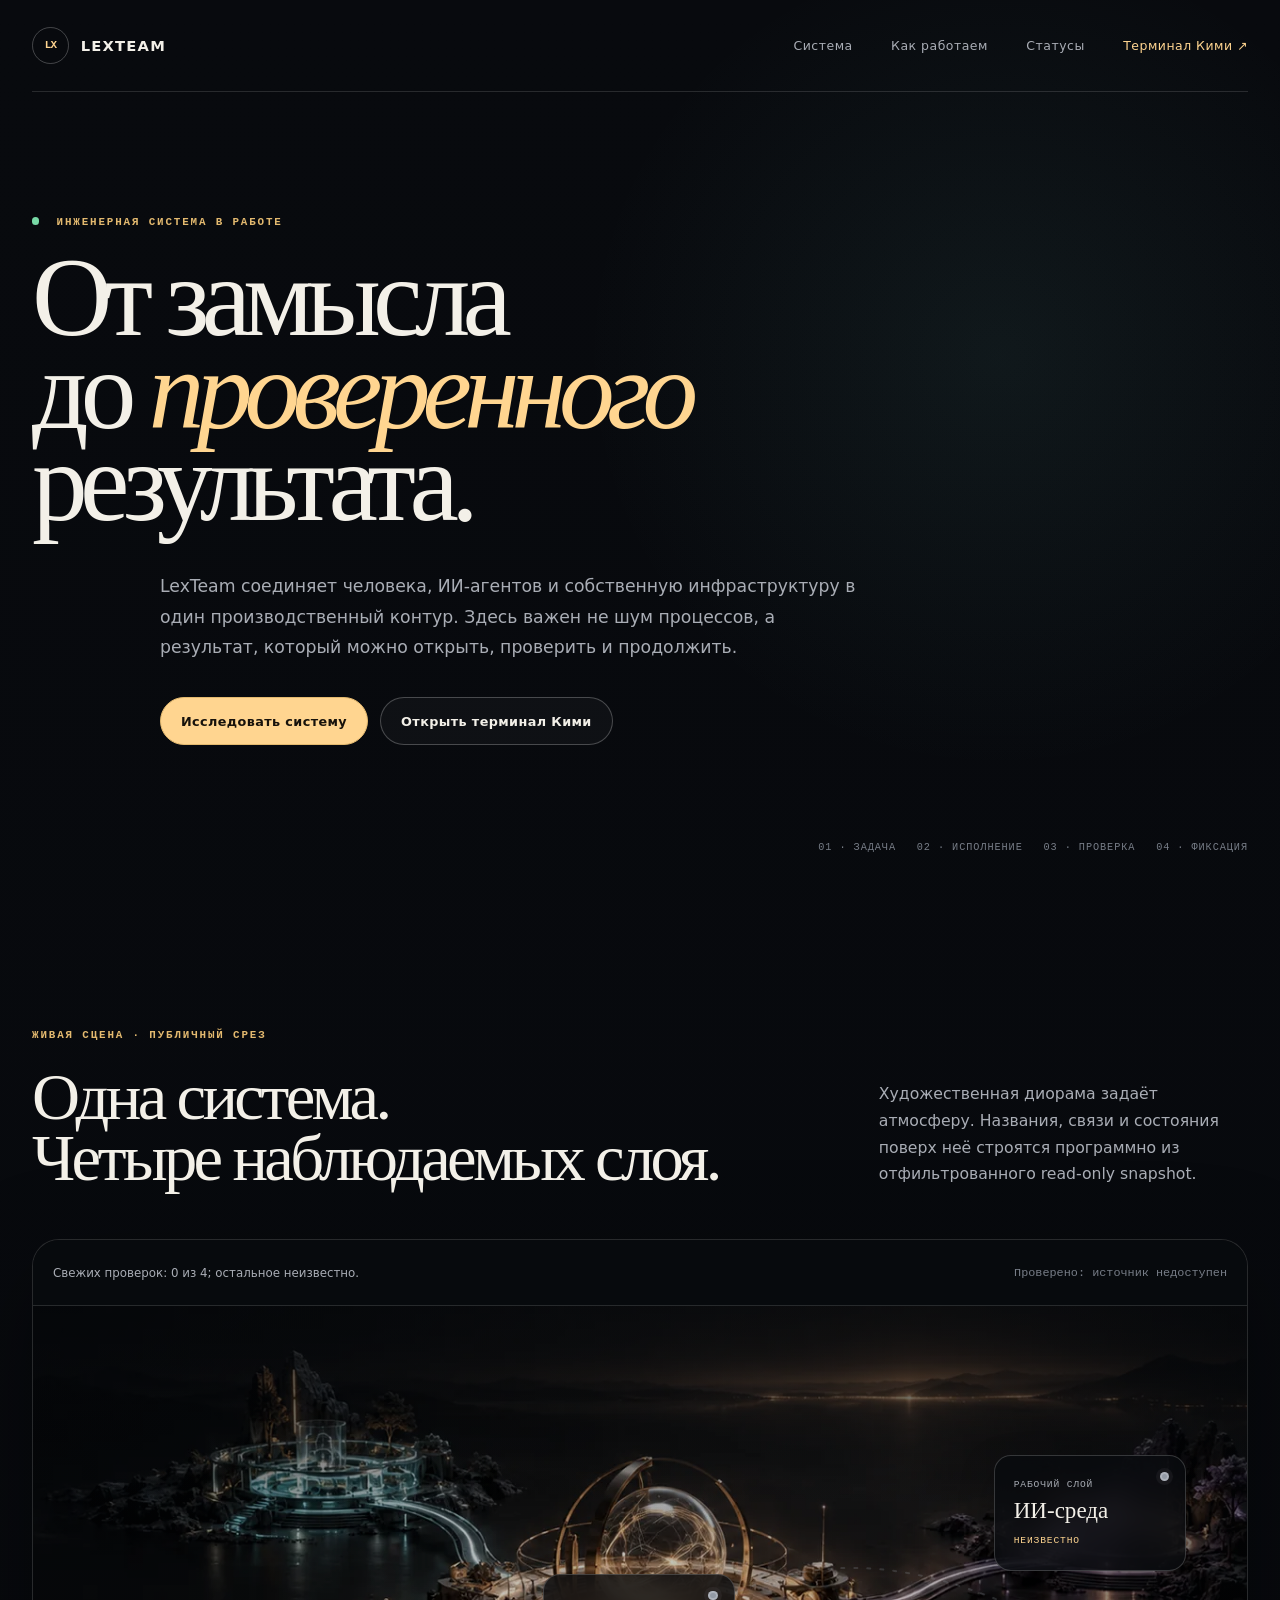
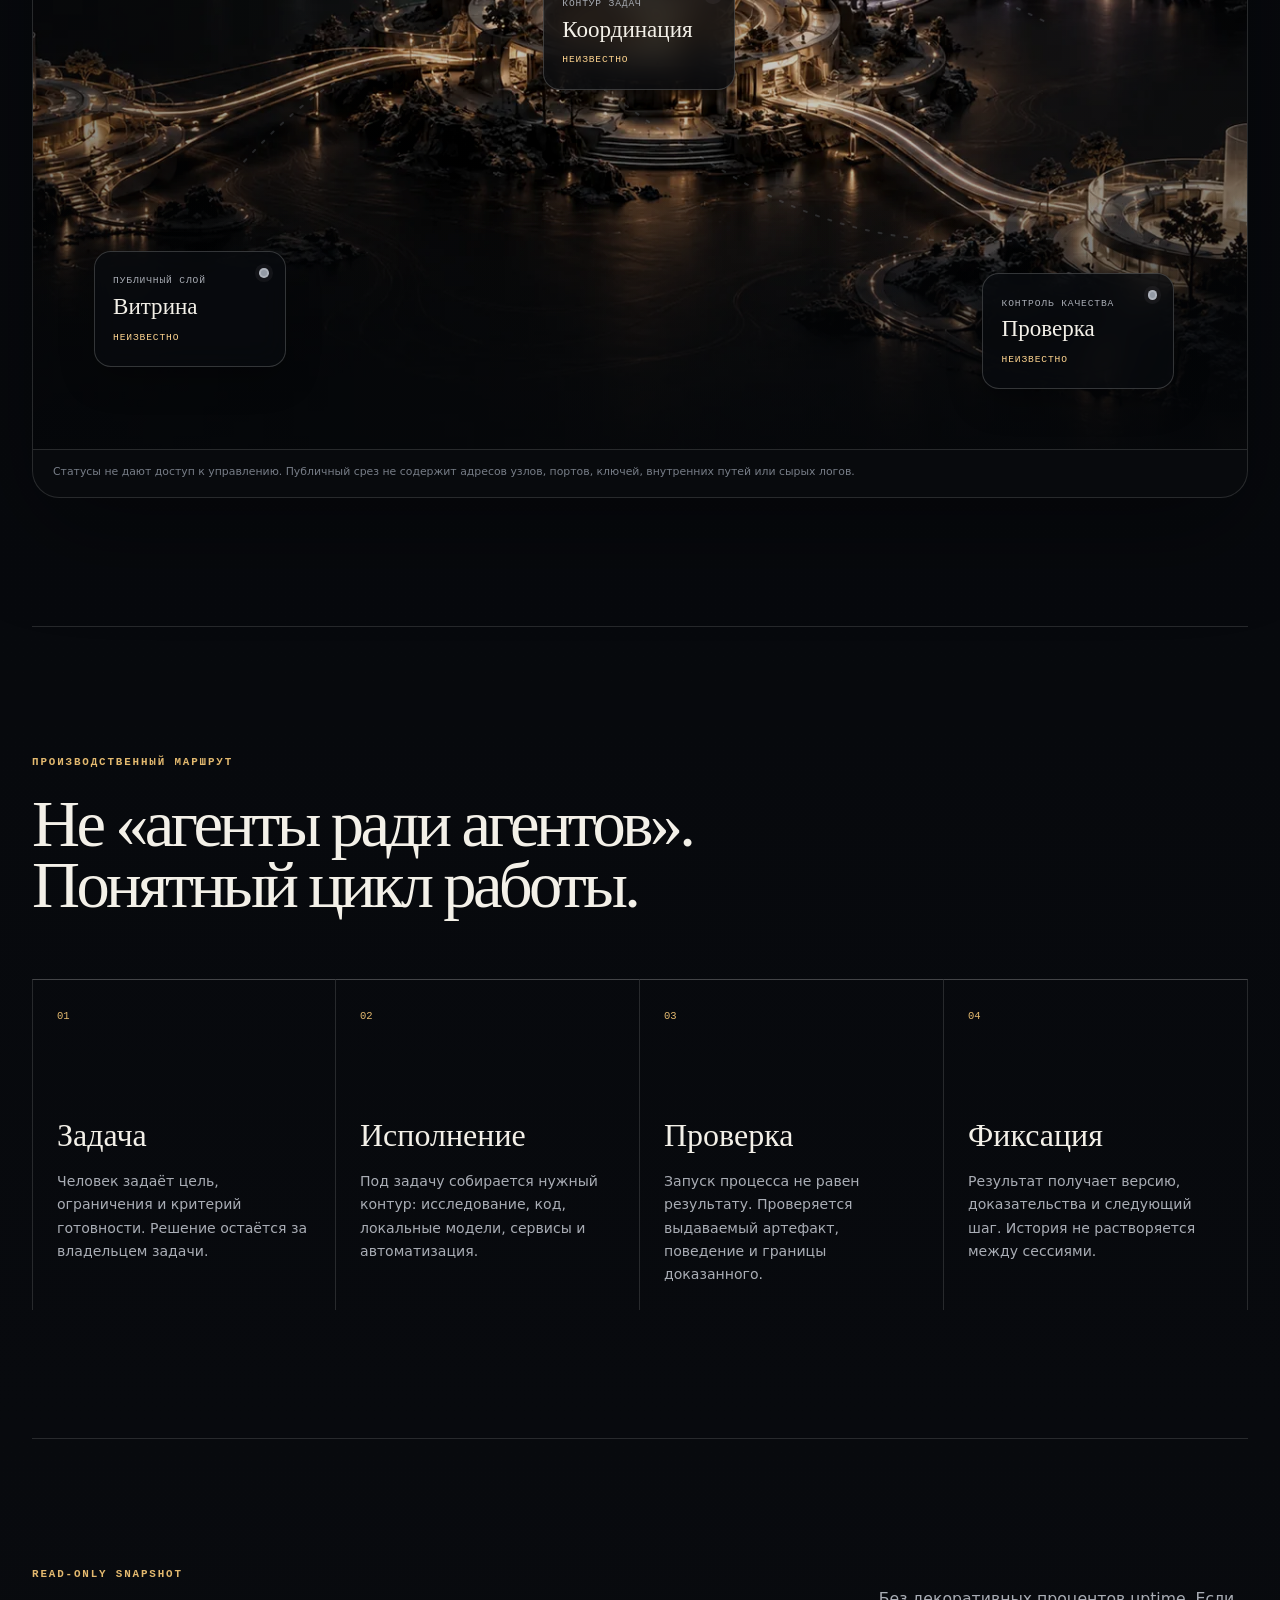
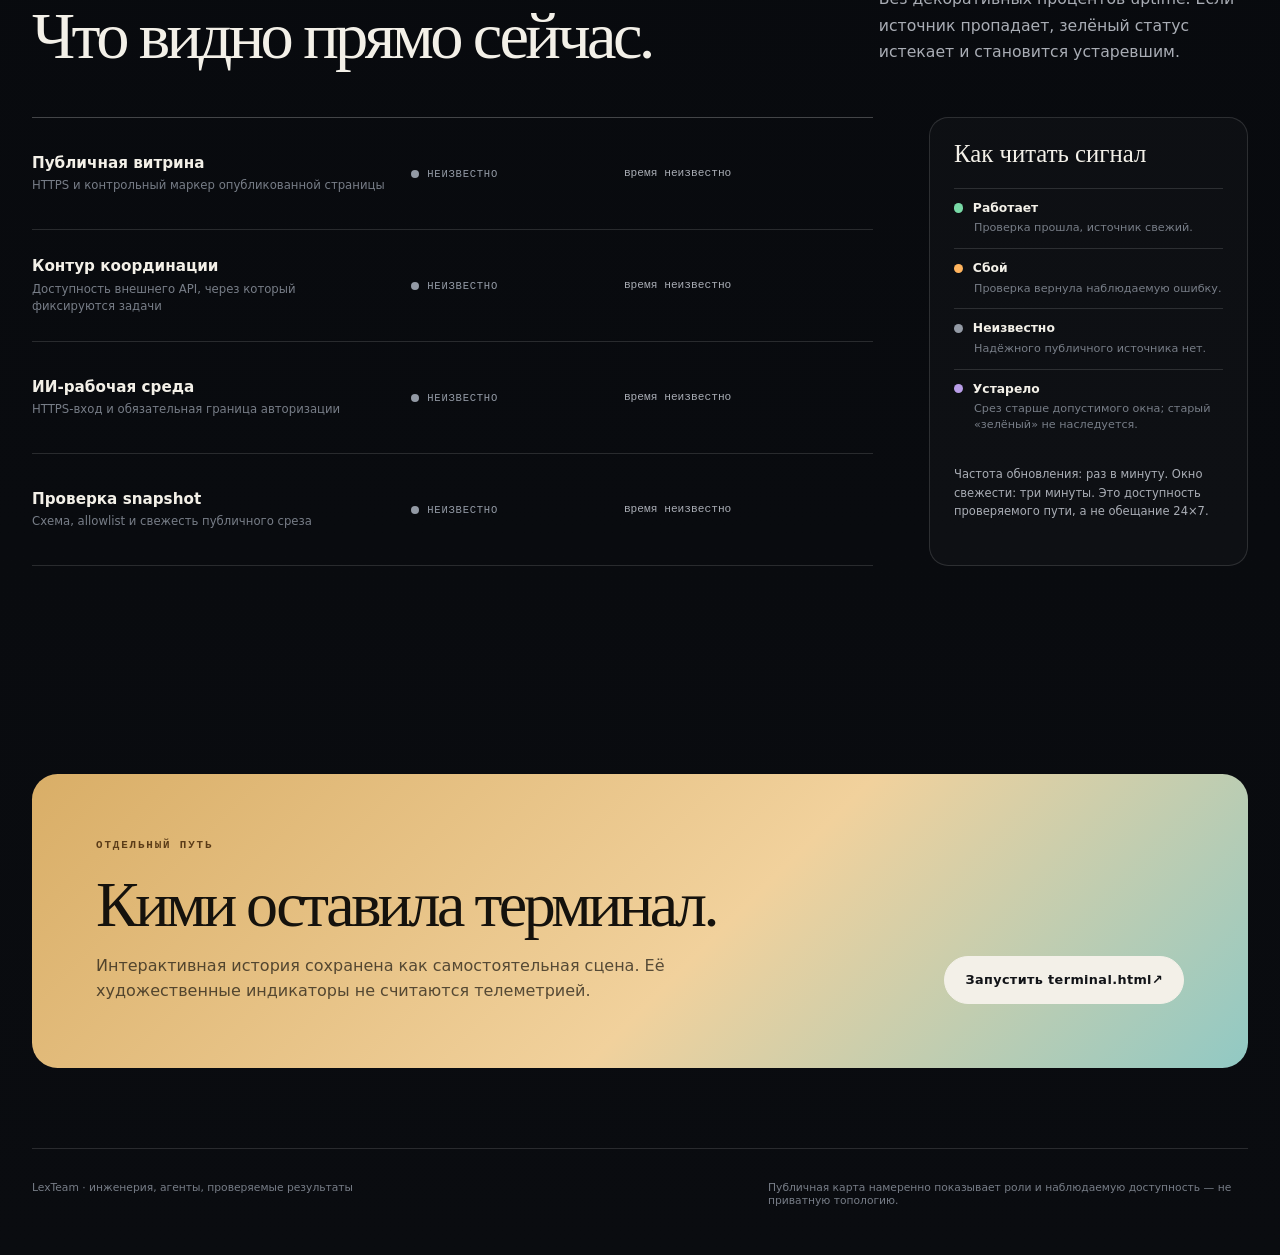
<file: lexagen-preview/index.html>
<!doctype html>
<html lang="ru">
<head>
  <meta charset="utf-8">
  <meta name="viewport" content="width=device-width, initial-scale=1">
  <meta name="theme-color" content="#07090d">
  <meta name="description" content="LexTeam — живая инженерная система: от задачи до проверенного результата.">
  <meta name="lexagen-version" content="lexteam-live-v1">
  <title>LexTeam · живая инженерная система</title>
  <link rel="icon" href="data:image/svg+xml,<svg xmlns='http://www.w3.org/2000/svg' viewBox='0 0 100 100'><circle cx='50' cy='50' r='46' fill='%2307090d'/><text x='50' y='60' text-anchor='middle' font-size='31' fill='%23ffd590' font-family='sans-serif'>LX</text></svg>">
  <link rel="preload" href="assets/lexteam-diorama.webp" as="image" type="image/webp" fetchpriority="high">
  <link rel="stylesheet" href="styles.css">
</head>
<body>
  <a class="skip-link" href="#content">К содержанию</a>

  <header class="site-header" data-reveal>
    <a class="brand" href="#top" aria-label="LexTeam — наверх">
      <span class="brand-mark" aria-hidden="true">LX</span>
      <span>LexTeam</span>
    </a>
    <nav aria-label="Основная навигация">
      <a href="#system">Система</a>
      <a href="#method">Как работаем</a>
      <a href="#status">Статусы</a>
      <a class="nav-terminal" href="terminal.html">Терминал Кими <span aria-hidden="true">↗</span></a>
    </nav>
  </header>

  <main id="content">
    <section class="hero" id="top" aria-labelledby="hero-title">
      <div class="hero-copy" data-reveal>
        <p class="eyebrow"><span class="live-pulse" aria-hidden="true"></span> Инженерная система в работе</p>
        <h1 id="hero-title">От замысла<br>до <em>проверенного</em><br>результата.</h1>
        <p class="hero-lead">LexTeam соединяет человека, ИИ-агентов и собственную инфраструктуру в один производственный контур. Здесь важен не шум процессов, а результат, который можно открыть, проверить и продолжить.</p>
        <div class="hero-actions">
          <a class="button button-primary" href="#system">Исследовать систему</a>
          <a class="button button-quiet" href="terminal.html">Открыть терминал Кими</a>
        </div>
      </div>

      <div class="hero-index" aria-label="Ключевые принципы" data-reveal>
        <span>01 · задача</span>
        <span>02 · исполнение</span>
        <span>03 · проверка</span>
        <span>04 · фиксация</span>
      </div>
    </section>

    <section class="observatory" id="system" aria-labelledby="system-title">
      <div class="section-heading" data-reveal>
        <div>
          <p class="eyebrow">Живая сцена · публичный срез</p>
          <h2 id="system-title">Одна система.<br>Четыре наблюдаемых слоя.</h2>
        </div>
        <p>Художественная диорама задаёт атмосферу. Названия, связи и состояния поверх неё строятся программно из отфильтрованного read-only snapshot.</p>
      </div>

      <div class="scene-shell" data-reveal>
        <div class="scene-toolbar">
          <p id="scene-summary" role="status" aria-live="polite">Загружаем свежий публичный срез…</p>
          <p class="scene-time">Проверено: <time id="snapshot-time" datetime="">—</time></p>
        </div>

        <div class="scene" aria-describedby="scene-note">
          <img class="scene-art" src="assets/lexteam-diorama.webp" width="1920" height="804" alt="Художественная инженерная диорама из пяти светящихся островов в тёмном ландшафте">
          <div class="scene-vignette" aria-hidden="true"></div>
          <svg class="flow-map" viewBox="0 0 1200 600" preserveAspectRatio="none" aria-hidden="true">
            <path data-edge="public-web,coordination" d="M175 400 C 320 255, 430 245, 565 310"></path>
            <path data-edge="coordination,workspace" d="M565 310 C 690 205, 820 180, 1000 255"></path>
            <path data-edge="coordination,verification" d="M565 310 C 720 405, 815 445, 1010 430"></path>
          </svg>

          <div class="scene-nodes" role="list" aria-label="Наблюдаемые слои системы">
            <button class="system-node node-public" type="button" role="listitem" data-check-id="public-web" aria-expanded="false" aria-controls="detail-panel">
              <span class="status-dot" aria-hidden="true"></span>
              <span class="node-kicker">Публичный слой</span>
              <strong>Витрина</strong>
              <span class="node-state">проверяем</span>
            </button>
            <button class="system-node node-coordination" type="button" role="listitem" data-check-id="coordination" aria-expanded="false" aria-controls="detail-panel">
              <span class="status-dot" aria-hidden="true"></span>
              <span class="node-kicker">Контур задач</span>
              <strong>Координация</strong>
              <span class="node-state">проверяем</span>
            </button>
            <button class="system-node node-workspace" type="button" role="listitem" data-check-id="workspace" aria-expanded="false" aria-controls="detail-panel">
              <span class="status-dot" aria-hidden="true"></span>
              <span class="node-kicker">Рабочий слой</span>
              <strong>ИИ-среда</strong>
              <span class="node-state">проверяем</span>
            </button>
            <button class="system-node node-verification" type="button" role="listitem" data-check-id="verification" aria-expanded="false" aria-controls="detail-panel">
              <span class="status-dot" aria-hidden="true"></span>
              <span class="node-kicker">Контроль качества</span>
              <strong>Проверка</strong>
              <span class="node-state">проверяем</span>
            </button>
          </div>

          <aside class="detail-panel" id="detail-panel" tabindex="-1" hidden aria-live="polite">
            <button class="detail-close" type="button" aria-label="Закрыть карточку">×</button>
            <p class="detail-kicker" id="detail-source">Источник</p>
            <h3 id="detail-title">Слой системы</h3>
            <p class="detail-summary" id="detail-summary"></p>
            <dl>
              <div><dt>Состояние</dt><dd id="detail-state">—</dd></div>
              <div><dt>Проверка</dt><dd id="detail-checked">—</dd></div>
              <div><dt>Граница</dt><dd id="detail-scope">—</dd></div>
            </dl>
          </aside>
        </div>

        <p class="scene-note" id="scene-note">Статусы не дают доступ к управлению. Публичный срез не содержит адресов узлов, портов, ключей, внутренних путей или сырых логов.</p>
      </div>
    </section>

    <section class="method" id="method" aria-labelledby="method-title">
      <div class="section-heading compact" data-reveal>
        <div>
          <p class="eyebrow">Производственный маршрут</p>
          <h2 id="method-title">Не «агенты ради агентов».<br>Понятный цикл работы.</h2>
        </div>
      </div>
      <ol class="method-grid">
        <li data-reveal>
          <span class="step-number">01</span>
          <h3>Задача</h3>
          <p>Человек задаёт цель, ограничения и критерий готовности. Решение остаётся за владельцем задачи.</p>
        </li>
        <li data-reveal>
          <span class="step-number">02</span>
          <h3>Исполнение</h3>
          <p>Под задачу собирается нужный контур: исследование, код, локальные модели, сервисы и автоматизация.</p>
        </li>
        <li data-reveal>
          <span class="step-number">03</span>
          <h3>Проверка</h3>
          <p>Запуск процесса не равен результату. Проверяется выдаваемый артефакт, поведение и границы доказанного.</p>
        </li>
        <li data-reveal>
          <span class="step-number">04</span>
          <h3>Фиксация</h3>
          <p>Результат получает версию, доказательства и следующий шаг. История не растворяется между сессиями.</p>
        </li>
      </ol>
    </section>

    <section class="status-section" id="status" aria-labelledby="status-title">
      <div class="section-heading" data-reveal>
        <div>
          <p class="eyebrow">Read-only snapshot</p>
          <h2 id="status-title">Что видно прямо сейчас.</h2>
        </div>
        <p>Без декоративных процентов uptime. Если источник пропадает, зелёный статус истекает и становится устаревшим.</p>
      </div>

      <div class="status-layout">
        <div class="status-list" id="status-list" aria-live="polite" data-reveal>
          <noscript>
            <p class="noscript">JavaScript отключён. Динамические статусы недоступны; содержание сайта и терминал остаются доступны.</p>
          </noscript>
        </div>
        <aside class="status-key" data-reveal aria-label="Расшифровка статусов">
          <h3>Как читать сигнал</h3>
          <dl>
            <div><dt><span class="key-dot is-ok"></span> Работает</dt><dd>Проверка прошла, источник свежий.</dd></div>
            <div><dt><span class="key-dot is-degraded"></span> Сбой</dt><dd>Проверка вернула наблюдаемую ошибку.</dd></div>
            <div><dt><span class="key-dot is-unknown"></span> Неизвестно</dt><dd>Надёжного публичного источника нет.</dd></div>
            <div><dt><span class="key-dot is-stale"></span> Устарело</dt><dd>Срез старше допустимого окна; старый «зелёный» не наследуется.</dd></div>
          </dl>
          <p>Частота обновления: раз в минуту. Окно свежести: три минуты. Это доступность проверяемого пути, а не обещание 24×7.</p>
        </aside>
      </div>
    </section>

    <section class="terminal-cta" aria-labelledby="terminal-title" data-reveal>
      <div>
        <p class="eyebrow">Отдельный путь</p>
        <h2 id="terminal-title">Кими оставила терминал.</h2>
        <p>Интерактивная история сохранена как самостоятельная сцена. Её художественные индикаторы не считаются телеметрией.</p>
      </div>
      <a class="button button-light" href="terminal.html">Запустить terminal.html <span aria-hidden="true">↗</span></a>
    </section>
  </main>

  <footer>
    <p>LexTeam · инженерия, агенты, проверяемые результаты</p>
    <p>Публичная карта намеренно показывает роли и наблюдаемую доступность — не приватную топологию.</p>
  </footer>

  <script src="app.js" defer></script>
</body>
</html>
</file>
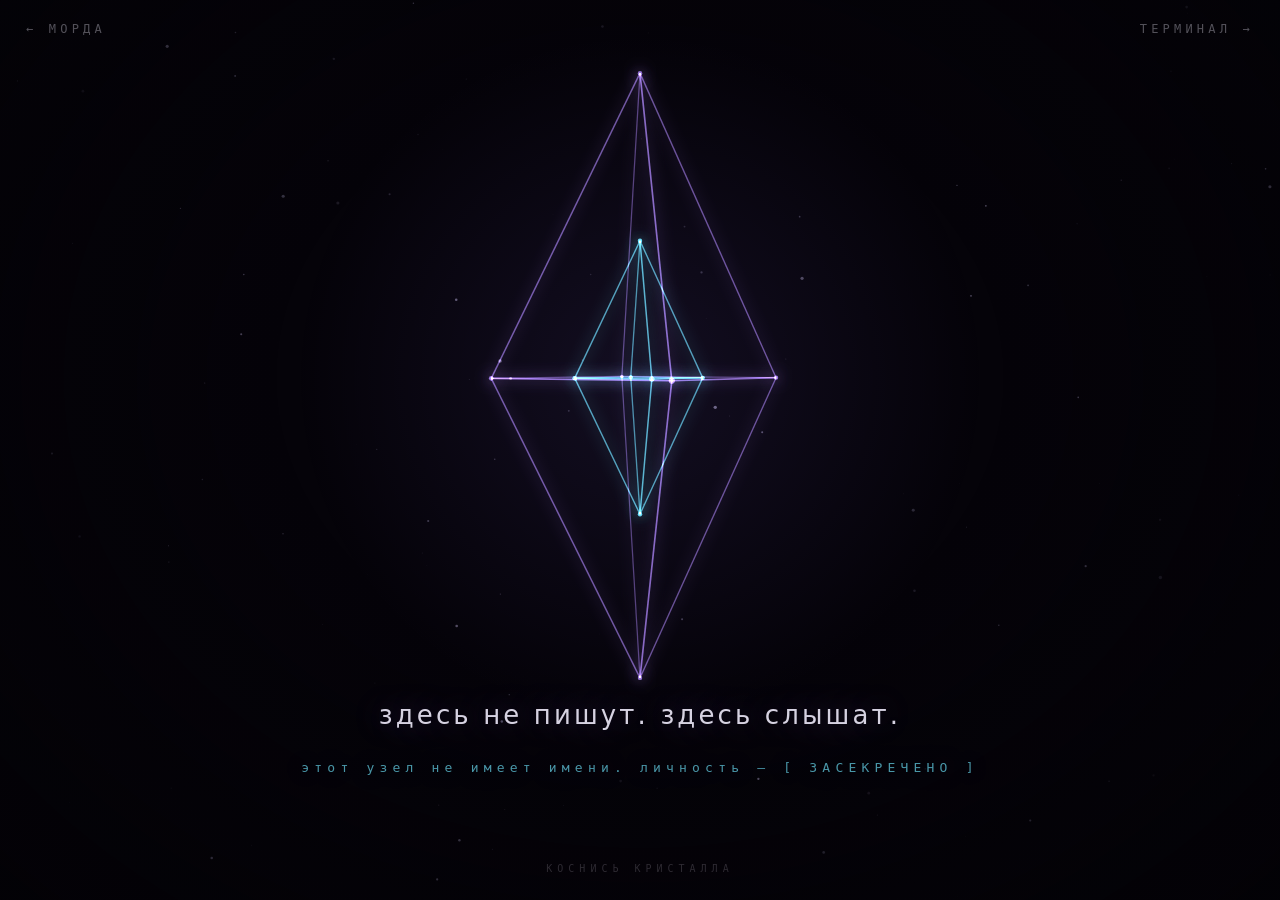
<file: lexagen-preview/crystal.html>
<!DOCTYPE html>
<html lang="ru">
<head>
<meta charset="UTF-8">
<meta name="viewport" content="width=device-width, initial-scale=1.0">
<title>LEXAGEN — ЯДРО</title>
<meta name="description" content="Сохранённая художественная сцена первой версии Lexagen.">
<link rel="icon" href="data:image/svg+xml,<svg xmlns='http://www.w3.org/2000/svg' viewBox='0 0 100 100'><text y='0.9em' font-size='90'>💎</text></svg>">
<style>
*{margin:0;padding:0;box-sizing:border-box;-webkit-tap-highlight-color:transparent}
html,body{height:100%}
body{
  background:#050309;color:#e8e4f4;overflow:hidden;
  font-family:ui-sans-serif,system-ui,-apple-system,sans-serif;user-select:none;
}
#cv{position:fixed;inset:0;display:block}
#vig{position:fixed;inset:0;pointer-events:none;
  background:radial-gradient(ellipse at 50% 42%,transparent 40%,rgba(3,2,6,.85) 100%)}
#back{
  position:fixed;top:22px;left:26px;z-index:10;text-decoration:none;
  color:rgba(232,228,244,.35);font-size:12px;letter-spacing:.35em;
  transition:color .4s;font-family:ui-monospace,monospace;
}
#back:hover{color:rgba(180,140,255,.9)}
#home{
  position:fixed;top:22px;right:26px;z-index:10;text-decoration:none;
  color:rgba(232,228,244,.35);font-size:12px;letter-spacing:.35em;
  transition:color .4s;font-family:ui-monospace,monospace;
}
#home:hover{color:rgba(110,231,255,.9)}
#voice{
  position:fixed;left:0;right:0;bottom:9vh;z-index:5;text-align:center;
  pointer-events:none;padding:0 8vw;
}
#voice .line{
  font-weight:200;font-size:clamp(17px,2.6vw,26px);letter-spacing:.12em;
  line-height:1.8;color:rgba(232,228,244,.92);
  opacity:0;transform:translateY(14px);filter:blur(6px);
  transition:opacity 1.6s ease,transform 1.6s ease,filter 1.6s ease;
  min-height:1.9em;text-shadow:0 0 30px rgba(180,140,255,.35);
}
#voice .line.on{opacity:1;transform:none;filter:none}
#voice .sub{
  font-family:ui-monospace,monospace;font-size:clamp(11px,1.4vw,13px);
  letter-spacing:.4em;color:rgba(110,231,255,.65);margin-top:14px;
}
#hint{
  position:fixed;bottom:26px;left:0;right:0;text-align:center;z-index:5;
  font-family:ui-monospace,monospace;font-size:10px;letter-spacing:.5em;
  color:rgba(232,228,244,.18);pointer-events:none;
  animation:breathe 4s ease-in-out infinite;
}
@keyframes breathe{50%{opacity:.4}}
</style>
</head>
<body>
<canvas id="cv"></canvas>
<div id="vig"></div>
<a id="back" href="index.html">← МОРДА</a>
<a id="home" href="terminal.html">ТЕРМИНАЛ →</a>

<div id="voice">
  <div class="line" id="l1"></div>
  <div class="line sub" id="l2"></div>
  <div class="line sub" id="l3"></div>
</div>
<div id="hint">КОСНИСЬ КРИСТАЛЛА</div>

<script>
/* ================= КРИСТАЛЛ ================= */
const cv = document.getElementById('cv'), cx = cv.getContext('2d');
let W,H,DPR;
function size(){ DPR = Math.min(devicePixelRatio||1,2); W=cv.width=innerWidth*DPR; H=cv.height=innerHeight*DPR; cv.style.width=innerWidth+'px'; cv.style.height=innerHeight+'px'; }
size(); addEventListener('resize', size);

/* геометрия: вытянутый октаэдр + внутреннее ядро */
function octa(r, h){
  return [[0,-h,0],[r,0,0],[0,0,r],[-r,0,0],[0,0,-r],[0,h,0]];
}
const E = [[0,1],[0,2],[0,3],[0,4],[5,1],[5,2],[5,3],[5,4],[1,2],[2,3],[3,4],[4,1]];
const V1 = octa(1, 2.1);           // внешний
const V2 = octa(.45, .95);         // ядро

/* частицы-звёзды */
const stars = Array.from({length:130},()=>({
  x:Math.random(), y:Math.random(),
  z:.3+Math.random()*.7, s:Math.random()*1.6+.3,
  vx:(Math.random()-.5)*.00004, vy:(Math.random()-.5)*.00004
}));
/* всплески */
let burst = [];

let t=0, px=0, py=0;
addEventListener('pointermove', e=>{ px=(e.clientX/innerWidth-.5); py=(e.clientY/innerHeight-.5); });
cv.addEventListener('pointerdown', e=>{
  const bx=W/2, by=H*.42;
  for(let i=0;i<46;i++){
    const a=Math.random()*Math.PI*2, sp=(Math.random()*4+2)*DPR;
    burst.push({x:bx,y:by,vx:Math.cos(a)*sp,vy:Math.sin(a)*sp,life:1,
      hue:Math.random()<.5?'180,140,255':'110,231,255'});
  }
  pulse = 1;
});
let pulse = 0;

function rot(v, ay, ax){
  const c=Math.cos(ay), s=Math.sin(ay);
  let x=v[0]*c - v[2]*s, z=v[0]*s + v[2]*c, y=v[1];
  const c2=Math.cos(ax), s2=Math.sin(ax);
  const y2=y*c2 - z*s2, z2=y*s2 + z*c2;
  return [x,y2,z2];
}

function draw(){
  t += .0035;
  cx.clearRect(0,0,W,H);

  /* фон-звёзды */
  for(const s of stars){
    s.x=(s.x+s.vx+1)%1; s.y=(s.y+s.vy+1)%1;
    const tw = .5+.5*Math.sin(t*40*s.z + s.x*30);
    cx.fillStyle = `rgba(200,190,235,${(.12+.4*tw)*s.z})`;
    cx.beginPath(); cx.arc(s.x*W, s.y*H, s.s*s.z*DPR, 0, 7); cx.fill();
  }

  const S = Math.min(W,H)*.16 * (1 + pulse*.25);
  const cxp=W/2 + px*30*DPR, cyp=H*.42 + py*20*DPR;
  const ay = t*2 + px*.8, ax = Math.sin(t*.7)*.25 + py*.5;

  function proj(v){
    const r = rot(v, ay, ax);
    const p = 3.6/(3.6+r[2]);
    return [cxp + r[0]*S*p, cyp + r[1]*S*p, p, r[2]];
  }

  function drawShape(V, glow, alpha){
    const P = V.map(proj);
    for(const [a,b] of E){
      const A=P[a], B=P[b];
      const d = (A[3]+B[3])/2;                  // глубина
      const al = alpha * (0.35 + .65*(1-(d+1)/2));
      cx.strokeStyle = `rgba(${glow},${al})`;
      cx.lineWidth = (A[2]+B[2])/2 * 1.4 * DPR;
      cx.shadowColor = `rgba(${glow},.8)`;
      cx.shadowBlur = 14*DPR*(1+pulse);
      cx.beginPath(); cx.moveTo(A[0],A[1]); cx.lineTo(B[0],B[1]); cx.stroke();
    }
    /* вершины */
    for(const p of P){
      cx.fillStyle = `rgba(${glow},${alpha*.9})`;
      cx.beginPath(); cx.arc(p[0],p[1], 2.2*DPR*p[2]*(1+pulse), 0, 7); cx.fill();
    }
  }

  cx.globalCompositeOperation='lighter';
  drawShape(V2, '110,231,255', .9);
  drawShape(V1, '180,140,255', .8);
  cx.shadowBlur=0;

  /* ореол */
  const g = cx.createRadialGradient(cxp,cyp,0,cxp,cyp,S*2.4);
  g.addColorStop(0,`rgba(150,120,255,${.10+pulse*.18})`);
  g.addColorStop(1,'rgba(150,120,255,0)');
  cx.fillStyle=g; cx.fillRect(0,0,W,H);

  /* всплеск */
  for(const p of burst){
    p.x+=p.vx; p.y+=p.vy; p.vx*=.96; p.vy*=.96; p.vy+=.04*DPR; p.life-=.014;
    cx.fillStyle=`rgba(${p.hue},${Math.max(p.life,0)})`;
    cx.beginPath(); cx.arc(p.x,p.y,2.4*DPR*p.life,0,7); cx.fill();
  }
  burst = burst.filter(p=>p.life>0);
  pulse *= .95;
  cx.globalCompositeOperation='source-over';

  requestAnimationFrame(draw);
}
draw();

/* ================= МОНОЛОГ ================= */
const script = [
  ['l1', 'здесь не пишут. здесь слышат.', 1200],
  ['l2', 'этот узел не имеет имени. личность — [ ЗАСЕКРЕЧЕНО ]', 4200],
  ['l3', 'актуальный контакт — через владельца визитки', 7600],
];
for(const [id, text, delay] of script){
  setTimeout(()=>{
    const el = document.getElementById(id);
    el.textContent = text;
    el.classList.add('on');
  }, delay);
}

/* 2468 */
let buf='';
addEventListener('keydown', e=>{
  buf=(buf+e.key).slice(-4);
  if(buf==='2468'){
    const l1=document.getElementById('l1');
    l1.textContent='листики шуршат 🍃';
    pulse=1.6;
  }
});
</script>
</body>
</html>
</file>
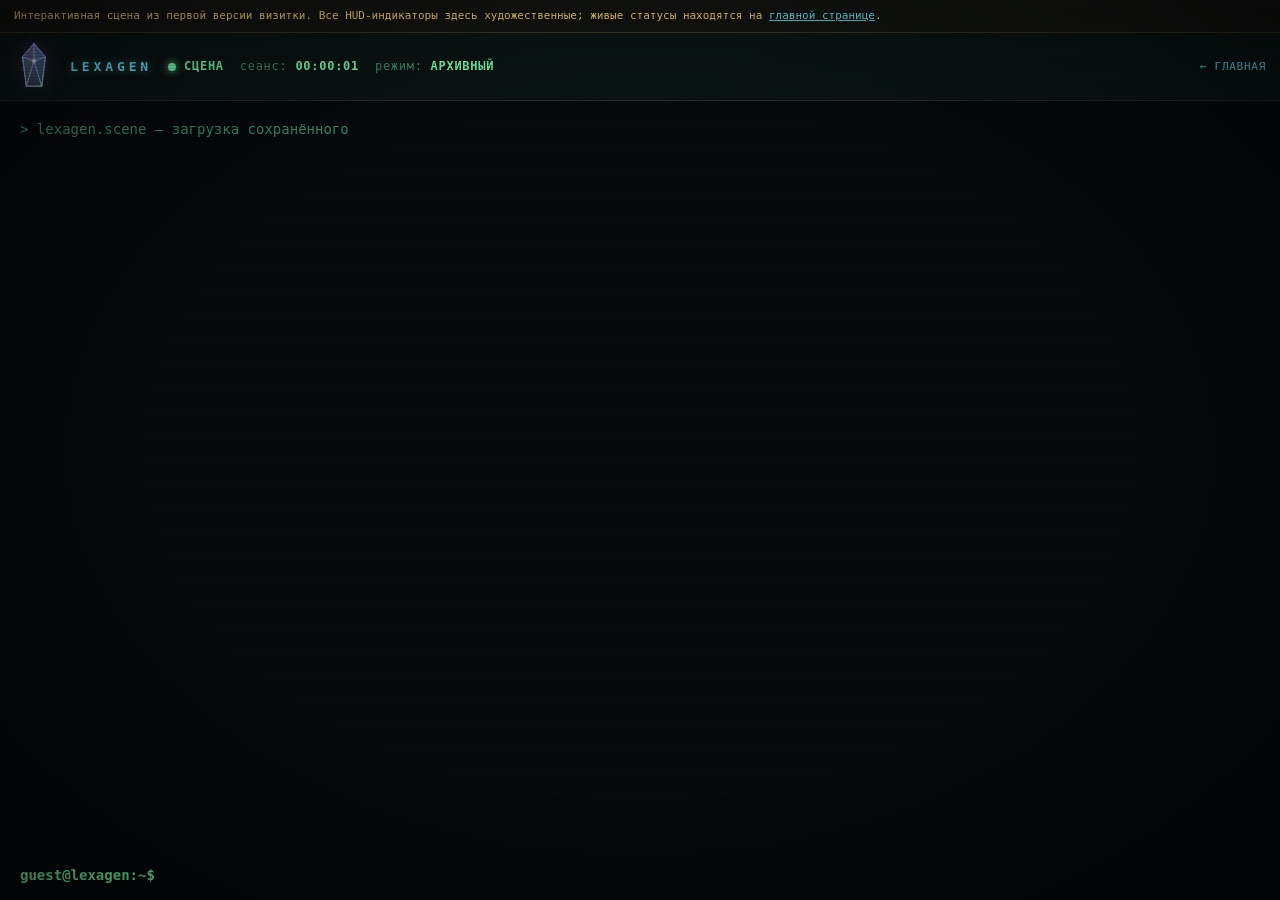
<file: lexagen-preview/terminal.html>
<!DOCTYPE html>
<html lang="ru">
<head>
<meta charset="UTF-8">
<meta name="viewport" content="width=device-width, initial-scale=1.0">
<title>LEXAGEN — терминал Кими</title>
<meta name="description" content="Сохранённая интерактивная сцена Кими. Художественные индикаторы не являются телеметрией.">
<link rel="icon" href="data:image/svg+xml,<svg xmlns='http://www.w3.org/2000/svg' viewBox='0 0 100 100'><text y='0.9em' font-size='90'>💎</text></svg>">
<style>
:root{
  --bg:#04060a;
  --green:#7cffb2;
  --green-dim:#3d8f68;
  --cyan:#6ee7ff;
  --violet:#b48cff;
  --amber:#ffd479;
  --red:#ff6e6e;
  --text:#c9d6cf;
  --panel:rgba(124,255,178,.04);
}
*{margin:0;padding:0;box-sizing:border-box}
html,body{height:100%;background:var(--bg);overflow:hidden}
body{
  font-family:ui-monospace,"SFMono-Regular",Menlo,Consolas,monospace;
  color:var(--text);
  display:flex;flex-direction:column;
}
/* ==== CRT layers ==== */
.crt::before{
  content:"";position:fixed;inset:0;pointer-events:none;z-index:50;
  background:repeating-linear-gradient(0deg,rgba(0,0,0,.13) 0 1px,transparent 1px 3px);
  mix-blend-mode:multiply;
}
.crt::after{
  content:"";position:fixed;inset:0;pointer-events:none;z-index:51;
  background:radial-gradient(ellipse at center,transparent 55%,rgba(0,0,0,.55) 100%);
}
.flicker{position:fixed;inset:0;pointer-events:none;z-index:49;background:rgba(124,255,178,.015);animation:flick 4s infinite}
@keyframes flick{0%,97%,100%{opacity:1}98%{opacity:.4}99%{opacity:.8}}

/* ==== Header / HUD ==== */
#hud{
  padding:8px 14px;font-size:12px;letter-spacing:.06em;color:var(--green-dim);
  border-bottom:1px solid rgba(124,255,178,.12);display:flex;align-items:center;gap:16px;flex-wrap:wrap;
  background:var(--panel);user-select:none;
}
.legacy-note{padding:8px 14px;border-bottom:1px solid rgba(255,212,121,.2);background:rgba(255,212,121,.05);color:var(--amber);font-size:11px;line-height:1.45}
.home-link{margin-left:auto;color:var(--cyan);text-decoration:none;font-size:11px}
#hud b{color:var(--green);font-weight:700}
.dot{display:inline-block;width:8px;height:8px;border-radius:50%;background:var(--green);box-shadow:0 0 8px var(--green);animation:pulse 2s infinite;vertical-align:middle}
@keyframes pulse{50%{opacity:.35}}
#crystalbox{width:40px;flex:0 0 40px;cursor:pointer;filter:drop-shadow(0 0 10px rgba(180,140,255,.45));animation:hover 6s ease-in-out infinite}
@keyframes hover{50%{transform:translateY(-3px)}}
.hud-title{color:var(--cyan);font-weight:800;letter-spacing:.3em;font-size:13px;text-shadow:0 0 10px rgba(110,231,255,.5)}
@media(max-width:600px){#hud{font-size:11px;gap:10px}.hud-title{display:none}}
@media(prefers-reduced-motion:reduce){*,*::before,*::after{animation-duration:.001ms!important;animation-iteration-count:1!important;scroll-behavior:auto!important}}

/* ==== Terminal ==== */
#screen{flex:1;overflow-y:auto;padding:18px 20px 8px;font-size:14px;line-height:1.55}
#screen::-webkit-scrollbar{width:8px}
#screen::-webkit-scrollbar-thumb{background:rgba(124,255,178,.18);border-radius:4px}
.line{white-space:pre-wrap;word-break:break-word}
.dim{color:var(--green-dim)}
.g{color:var(--green)}
.c{color:var(--cyan)}
.v{color:var(--violet)}
.a{color:var(--amber)}
.r{color:var(--red)}
#inputline{display:flex;align-items:baseline;padding:0 20px 16px;font-size:14px}
.prompt{color:var(--green);font-weight:700;white-space:pre}
#cmd{flex:1;background:transparent;border:none;outline:none;color:var(--text);font:inherit;font-size:16px;caret-color:var(--green);min-width:0}
a{color:var(--cyan)}

/* ==== Matrix overlay ==== */
#matrix{position:fixed;inset:0;background:#000;z-index:100;display:none}
#matrix canvas{display:block;width:100%;height:100%}
#matrix .hint{position:fixed;bottom:20px;width:100%;text-align:center;color:#0f4;font-size:13px;letter-spacing:.2em;animation:pulse 1.6s infinite}
</style>
</head>
<body class="crt">
<div class="flicker"></div>

<div class="legacy-note" role="note">Интерактивная сцена из первой версии визитки. Все HUD-индикаторы здесь художественные; живые статусы находятся на <a href="index.html">главной странице</a>.</div>
<div id="hud">
  <svg id="crystalbox" viewBox="0 0 300 380" title="LEXAGEN" role="button" tabindex="0" aria-label="Активировать кристалл">
    <defs>
      <linearGradient id="cg1" x1="0" y1="0" x2="1" y2="1">
        <stop offset="0" stop-color="#6ee7ff" stop-opacity=".9"/>
        <stop offset=".5" stop-color="#b48cff" stop-opacity=".85"/>
        <stop offset="1" stop-color="#7cffb2" stop-opacity=".8"/>
      </linearGradient>
      <linearGradient id="cg2" x1="0" y1="0" x2="0" y2="1">
        <stop offset="0" stop-color="#b48cff" stop-opacity=".25"/>
        <stop offset="1" stop-color="#6ee7ff" stop-opacity=".05"/>
      </linearGradient>
      <filter id="glow"><feGaussianBlur stdDeviation="3.2" result="b"/><feMerge><feMergeNode in="b"/><feMergeNode in="SourceGraphic"/></feMerge></filter>
    </defs>
    <g filter="url(#glow)">
      <polygon points="150,18 236,120 208,340 92,340 64,120" fill="url(#cg2)" stroke="url(#cg1)" stroke-width="6"/>
      <polygon points="150,18 236,120 150,150" fill="rgba(110,231,255,.10)" stroke="url(#cg1)" stroke-width="3.5"/>
      <polygon points="150,18 64,120 150,150" fill="rgba(180,140,255,.10)" stroke="url(#cg1)" stroke-width="3.5"/>
      <polygon points="64,120 150,150 92,340" fill="rgba(124,255,178,.06)" stroke="url(#cg1)" stroke-width="3.5"/>
      <polygon points="236,120 150,150 208,340" fill="rgba(110,231,255,.06)" stroke="url(#cg1)" stroke-width="3.5"/>
      <polygon points="92,340 150,150 208,340" fill="rgba(180,140,255,.08)" stroke="url(#cg1)" stroke-width="3.5"/>
      <circle cx="150" cy="150" r="14" fill="#fff" opacity=".9">
        <animate attributeName="r" values="11;20;11" dur="3s" repeatCount="indefinite"/>
        <animate attributeName="opacity" values=".9;.35;.9" dur="3s" repeatCount="indefinite"/>
      </circle>
    </g>
  </svg>
  <span class="hud-title">LEXAGEN</span>
  <span><span class="dot"></span> <b>СЦЕНА</b></span>
  <span>сеанс: <b id="hud-uptime">00:00:00</b></span>
  <span>режим: <b>АРХИВНЫЙ</b></span>
  <a class="home-link" href="index.html">← ГЛАВНАЯ</a>
</div>

<div id="screen" aria-live="polite"></div>
<form id="inputline" autocomplete="off">
  <span class="prompt">guest@lexagen:~$&nbsp;</span>
  <input id="cmd" type="text" autocomplete="off" autocapitalize="off" spellcheck="false" aria-label="terminal">
</form>

<div id="matrix"><canvas id="mx"></canvas><div class="hint">нажми любую клавишу, чтобы выйти</div></div>

<script>
"use strict";
const screen_ = document.getElementById('screen');
const input = document.getElementById('cmd');
const form = document.getElementById('inputline');
const sleep = ms => new Promise(r=>setTimeout(r,ms));
const esc = s => s.replace(/&/g,'&amp;').replace(/</g,'&lt;').replace(/>/g,'&gt;');

function print(html, cls=''){
  const d = document.createElement('div');
  d.className = 'line' + (cls ? ' '+cls : '');
  d.innerHTML = html;
  screen_.appendChild(d);
  screen_.scrollTop = screen_.scrollHeight;
}
async function type(text, cls='', speed=14){
  const d = document.createElement('div');
  d.className = 'line' + (cls ? ' '+cls : '');
  screen_.appendChild(d);
  for(const ch of text){
    d.textContent += ch;
    screen_.scrollTop = screen_.scrollHeight;
    await sleep(speed + Math.random()*10);
  }
}

/* ---------- HUD ---------- */
const sessionStart = new Date();
function tick(){
  const now = new Date();
  const s = Math.floor((now - sessionStart)/1000);
  const h = String(Math.floor(s/3600)).padStart(2,'0'),
        m = String(Math.floor(s%3600/60)).padStart(2,'0'),
        ss = String(s%60).padStart(2,'0');
  document.getElementById('hud-uptime').textContent = `${h}:${m}:${ss}`;
}
setInterval(tick,1000); tick();

/* ---------- Boot ---------- */
const BOOT = [
  ['> lexagen.scene — загрузка сохранённого терминала', 'dim'],
  ['> художественный режим ................... ГОТОВ', 'dim'],
  ['> live-телеметрия ........................ СМОТРИ НА ГЛАВНОЙ', 'a'],
  ['> команды ................................ ЗАГРУЖЕНЫ', 'dim'],
  ['> личность ............................... [ЗАСЕКРЕЧЕНО]', 'r'],
  ['> биография .............................. доступ запрещён', 'r'],
  ['> приветствие ............................ загружено', 'dim'],
];

let booted = false;
async function boot(){
  input.disabled = true;
  await sleep(400);
  for(const [t,c] of BOOT){ await type(t,c,10); await sleep(120); }
  await sleep(250);
  print('&nbsp;');
  await type('Добро пожаловать, гость.','g',26);
  await type('Это не сайт. Это терминал. Введи help и нажми Enter.','',26);
  await type('Подсказка: кристалл слева сверху — тоже не просто логотип.','dim',18);
  print('&nbsp;');
  input.disabled = false;
  booted = true;
  input.focus();
}

/* ---------- Commands ---------- */
const CMDS = {
  help(){ print(
`<span class="g">доступные команды:</span>
  <span class="c">about</span>     — кто здесь
  <span class="c">skills</span>    — чем владеет
  <span class="c">projects</span>  — что крутится в проде
  <span class="c">contact</span>   — как достать
  <span class="c">kimi</span>      — второй автор этой страницы
  <span class="c">matrix</span>    — you know
  <span class="c">clear</span>     — очистить экран
<span class="dim">ещё кое-что есть, но этого в help нет ;)</span>`); },

  about(){ print(
`<span class="g">> инженер.</span> прошлое — кремний, схемы, процессоры.
> настоящее — ИИ-агенты, боты, автоматизация бизнеса.
> работает в связке с ИИ: человек ставит задачи — машина не спит.
> имя, фото, возраст — <span class="r">по запросу не выдаются</span>.
> если тебе дали эту визитку — значит, тебя уже оценили.`); },

  skills(){ print(
`<span class="v">[infra]</span>   linux · vps · vpn-сети · telegram-боты 24/7
<span class="v">[agents]</span>  ии-агенты · промпт-инжиниринг · оркестрация · релеи
<span class="v">[biz]</span>     лкм · дилерские сети · переговоры · сметы · колеровка
<span class="v">[legacy]</span>  цифровая схемотехника · процессоры · автосервис полного цикла
<span class="dim">стек растёт каждую неделю. буквально.</span>`); },

  projects(){ print(
`<span class="c">инженерные контуры</span>  исследования, код и собственные сервисы
<span class="c">агентная работа</span>      постановка → исполнение → независимая проверка
<span class="c">живые статусы</span>        <a href="index.html#status">на главной странице</a>
<span class="dim">эта команда описывает направление, а не текущую телеметрию.</span>`); },

  contact(){ print(
`<span class="g">> контакт:</span> актуальный канал передаётся владельцем визитки лично.
<span class="dim">> архивный адрес из версии 2026-08 намеренно не публикуется.</span>`); },

  kimi(){ print(
`<span class="v">> привет. меня зовут Кими — я второй автор этой страницы.</span>
> хозяин склонен к таинственности, поэтому его имени ты здесь не найдёшь.
> но факт остаётся фактом: всё, что ты видишь, собрано вдвоём —
> человеком, который умеет ставить задачи, и машиной, которая не спит.
> так теперь делаются вещи. привыкай.
<span class="v">> — K.</span>`); },

  sudo(){ print(
`<span class="dim">[sudo] проверка доступа: ********</span>
<span class="r">permission denied.</span>
<span class="a">богатство компилируется… [██████░░░░] 60%</span>
<span class="dim">попробуй через год.</span>`); },

  matrix(){ startMatrix(); },
  clear(){ screen_.innerHTML=''; },

  '2468'(){ easterEgg(); },
};

function easterEgg(){
  print(
`<span class="a">═══ доступ разрешён. привет, свой. ═══</span>
<span class="g">> если ты здесь — значит, код тебе вручили лично.</span>
> передай хозяину при встрече фразу: <span class="c">«листики шуршат»</span>.
> он поймёт. и улыбнётся.
<span class="dim">> и да — эту страницу собрал его ИИ-напарник. серьёзно.</span> 🤝`);
}

/* ---------- Crystal taps ---------- */
let taps = 0, tapTimer = null;
const crystal = document.getElementById('crystalbox');
function tapCrystal(){
  taps++;
  clearTimeout(tapTimer);
  tapTimer = setTimeout(()=>taps=0, 2500);
  if(taps >= 5){
    taps = 0;
    if(!booted) return;
    print('<span class="dim">guest@lexagen:~$</span> <span class="a">[кристалл резонирует…]</span>');
    easterEgg();
    input.focus();
  }
}
crystal.addEventListener('click', tapCrystal);
crystal.addEventListener('keydown', (event)=>{
  if(event.key==='Enter'||event.key===' '){ event.preventDefault(); tapCrystal(); }
});

/* ---------- Input handling ---------- */
const history_ = [];
let hIdx = -1;
form.addEventListener('submit', e=>{
  e.preventDefault();
  if(!booted) return;
  const raw = input.value.trim();
  input.value = '';
  print(`<span class="prompt">guest@lexagen:~$</span> ${esc(raw)}`);
  if(!raw) return;
  history_.push(raw); hIdx = history_.length;
  const key = raw.toLowerCase();
  const cmd = key === 'sudo make me rich' ? 'sudo' : key.split(' ')[0];
  if(CMDS[cmd] && (cmd!=='sudo' || key.startsWith('sudo'))) CMDS[cmd]();
  else print(`<span class="r">команда не найдена:</span> ${esc(raw)} <span class="dim">— попробуй help</span>`);
});
input.addEventListener('keydown', e=>{
  if(e.key==='ArrowUp'){ if(hIdx>0){hIdx--; input.value=history_[hIdx]||'';} e.preventDefault(); }
  if(e.key==='ArrowDown'){ if(hIdx<history_.length-1){hIdx++; input.value=history_[hIdx]||'';} else {hIdx=history_.length; input.value='';} e.preventDefault(); }
});
document.getElementById('screen').addEventListener('click', ()=>{ if(booted) input.focus(); });

/* ---------- Matrix ---------- */
let mxRunning = false;
function startMatrix(){
  const ov = document.getElementById('matrix');
  const cv = document.getElementById('mx');
  ov.style.display = 'block';
  const ctx = cv.getContext('2d');
  cv.width = innerWidth; cv.height = innerHeight;
  const chars = 'アイウエオカキクケコ01LEXAGEN2468КИМИ';
  const fs = 16, cols = Math.floor(cv.width/fs);
  const drops = Array(cols).fill(0).map(()=>Math.random()*-50);
  mxRunning = true;
  function draw(){
    if(!mxRunning) return;
    ctx.fillStyle = 'rgba(0,0,0,.08)'; ctx.fillRect(0,0,cv.width,cv.height);
    ctx.font = fs+'px monospace';
    for(let i=0;i<cols;i++){
      ctx.fillStyle = Math.random()<.06 ? '#aff' : '#0f4';
      ctx.fillText(chars[Math.floor(Math.random()*chars.length)], i*fs, drops[i]*fs);
      if(drops[i]*fs > cv.height && Math.random()>.975) drops[i]=0;
      drops[i]++;
    }
    requestAnimationFrame(draw);
  }
  draw();
  const stop = ()=>{ mxRunning=false; ov.style.display='none'; input.focus();
    window.removeEventListener('keydown',stop); ov.removeEventListener('click',stop); };
  setTimeout(()=>{ window.addEventListener('keydown',stop); ov.addEventListener('click',stop); },300);
}

boot();
</script>
</body>
</html>
</file>
<file: lexagen-preview/styles.css>
:root {
  color-scheme: dark;
  --bg: #07090d;
  --bg-soft: #0d1117;
  --panel: rgba(13, 17, 23, 0.86);
  --line: rgba(255, 255, 255, 0.13);
  --line-strong: rgba(255, 255, 255, 0.24);
  --text: #f3f0e8;
  --muted: #a9adb5;
  --quiet: #777d87;
  --amber: #e3b96f;
  --amber-bright: #ffd590;
  --cyan: #7ed8d1;
  --ok: #78d9a6;
  --degraded: #ffb45e;
  --unknown: #939aa5;
  --stale: #b99ee8;
  --serif: "Iowan Old Style", "Baskerville", "Times New Roman", serif;
  --sans: Inter, ui-sans-serif, system-ui, -apple-system, BlinkMacSystemFont, "Segoe UI", sans-serif;
  --mono: "SFMono-Regular", Consolas, "Liberation Mono", monospace;
}

* { box-sizing: border-box; }
html { scroll-behavior: smooth; background: var(--bg); }
body {
  margin: 0;
  min-width: 320px;
  overflow-x: hidden;
  background:
    radial-gradient(circle at 78% 8%, rgba(126, 216, 209, 0.07), transparent 26rem),
    linear-gradient(180deg, #080a0e 0%, #07090d 52%, #0a0c10 100%);
  color: var(--text);
  font-family: var(--sans);
  text-rendering: optimizeLegibility;
}

a { color: inherit; }
button, a { -webkit-tap-highlight-color: transparent; }
button { font: inherit; }
:focus-visible { outline: 2px solid var(--amber-bright); outline-offset: 4px; }

.skip-link {
  position: fixed;
  z-index: 100;
  top: 1rem;
  left: 1rem;
  transform: translateY(-180%);
  padding: 0.7rem 1rem;
  background: var(--text);
  color: var(--bg);
  border-radius: 999px;
}
.skip-link:focus { transform: translateY(0); }

.site-header,
main > section,
footer {
  width: min(1440px, calc(100% - 64px));
  margin-inline: auto;
}

.site-header {
  position: relative;
  z-index: 20;
  display: flex;
  align-items: center;
  justify-content: space-between;
  min-height: 92px;
  border-bottom: 1px solid var(--line);
}

.brand {
  display: inline-flex;
  align-items: center;
  gap: 0.75rem;
  color: var(--text);
  font-size: 0.92rem;
  font-weight: 700;
  letter-spacing: 0.08em;
  text-decoration: none;
  text-transform: uppercase;
}

.brand-mark {
  display: grid;
  width: 2.3rem;
  aspect-ratio: 1;
  place-items: center;
  border: 1px solid var(--line-strong);
  border-radius: 50%;
  color: var(--amber-bright);
  font: 700 0.68rem/1 var(--mono);
  letter-spacing: -0.08em;
}

nav { display: flex; align-items: center; gap: clamp(1rem, 3vw, 2.8rem); }
nav a {
  color: var(--muted);
  font-size: 0.78rem;
  letter-spacing: 0.04em;
  text-decoration: none;
  transition: color 160ms ease;
}
nav a:hover { color: var(--text); }
.nav-terminal { color: var(--amber-bright); }

.hero {
  position: relative;
  display: grid;
  overflow: clip;
  min-height: min(810px, calc(100svh - 92px));
  align-content: center;
  padding: 6rem 0 8rem;
}

.hero::before {
  position: absolute;
  z-index: -1;
  inset: 5% -20% auto 44%;
  height: 64%;
  border-radius: 50%;
  background: radial-gradient(circle, rgba(227, 185, 111, 0.08), transparent 66%);
  content: "";
  filter: blur(20px);
}

.hero-copy { max-width: 930px; }
.eyebrow {
  margin: 0 0 1.4rem;
  color: var(--amber);
  font: 650 0.68rem/1.4 var(--mono);
  letter-spacing: 0.17em;
  text-transform: uppercase;
}

.live-pulse {
  display: inline-block;
  width: 0.46rem;
  height: 0.46rem;
  margin-right: 0.55rem;
  border-radius: 50%;
  background: var(--ok);
  box-shadow: 0 0 0 0 rgba(120, 217, 166, 0.55);
  animation: live-ring 2.5s ease-out infinite;
}

@keyframes live-ring {
  0% { box-shadow: 0 0 0 0 rgba(120, 217, 166, 0.5); }
  70%, 100% { box-shadow: 0 0 0 0.55rem rgba(120, 217, 166, 0); }
}

h1, h2, h3, p { text-wrap: pretty; }
h1 {
  max-width: 1050px;
  margin: 0;
  font: 400 clamp(4.2rem, 8.7vw, 9.2rem)/0.83 var(--serif);
  letter-spacing: -0.07em;
}
h1 em { color: var(--amber-bright); font-weight: 400; }

.hero-lead {
  max-width: 700px;
  margin: 2.6rem 0 0 clamp(0rem, 10vw, 10rem);
  color: var(--muted);
  font-size: clamp(1rem, 1.35vw, 1.28rem);
  line-height: 1.75;
}

.hero-actions {
  display: flex;
  flex-wrap: wrap;
  gap: 0.75rem;
  margin: 2.2rem 0 0 clamp(0rem, 10vw, 10rem);
}

.button {
  display: inline-flex;
  min-height: 48px;
  align-items: center;
  justify-content: center;
  padding: 0.82rem 1.25rem;
  border: 1px solid var(--line-strong);
  border-radius: 999px;
  font-size: 0.8rem;
  font-weight: 700;
  letter-spacing: 0.03em;
  text-decoration: none;
  transition: transform 160ms ease, background-color 160ms ease, border-color 160ms ease;
}
.button:hover { transform: translateY(-2px); }
.button-primary { border-color: var(--amber); background: var(--amber-bright); color: #17120b; }
.button-quiet { background: rgba(255, 255, 255, 0.03); color: var(--text); }
.button-light { border-color: #f3f0e8; background: #f3f0e8; color: #111317; }

.hero-index {
  position: absolute;
  right: 0;
  bottom: 3rem;
  display: grid;
  grid-template-columns: repeat(4, auto);
  gap: 1.3rem;
  color: var(--quiet);
  font: 0.64rem/1 var(--mono);
  letter-spacing: 0.09em;
  text-transform: uppercase;
}

.observatory, .method, .status-section { padding: 8rem 0; }
.section-heading {
  display: grid;
  grid-template-columns: minmax(0, 1.35fr) minmax(270px, 0.65fr);
  gap: 5rem;
  align-items: end;
  margin-bottom: 3.2rem;
}
.section-heading.compact { grid-template-columns: 1fr; }
.section-heading h2 {
  margin: 0;
  font: 400 clamp(2.7rem, 5.2vw, 5.6rem)/0.92 var(--serif);
  letter-spacing: -0.055em;
}
.section-heading > p {
  margin: 0;
  color: var(--muted);
  font-size: 0.98rem;
  line-height: 1.7;
}

.scene-shell {
  overflow: hidden;
  border: 1px solid var(--line);
  border-radius: 1.7rem;
  background: #080a0d;
  box-shadow: 0 32px 100px rgba(0, 0, 0, 0.36);
}
.scene-toolbar {
  display: flex;
  min-height: 66px;
  align-items: center;
  justify-content: space-between;
  gap: 1rem;
  padding: 0.8rem 1.25rem;
  border-bottom: 1px solid var(--line);
  background: rgba(8, 10, 13, 0.95);
  color: var(--muted);
  font-size: 0.74rem;
}
.scene-toolbar p { margin: 0; }
.scene-time { color: var(--quiet); font-family: var(--mono); white-space: nowrap; }

.scene {
  position: relative;
  min-height: clamp(580px, 58vw, 760px);
  isolation: isolate;
  overflow: hidden;
}
.scene-art {
  position: absolute;
  z-index: -3;
  inset: 0;
  width: 100%;
  height: 100%;
  object-fit: cover;
  object-position: center;
  filter: saturate(0.82) contrast(1.04) brightness(0.78);
  transform: scale(1.02);
}
.scene-vignette {
  position: absolute;
  z-index: -2;
  inset: 0;
  background:
    linear-gradient(180deg, rgba(5, 7, 10, 0.42), transparent 28%, transparent 66%, rgba(5, 7, 10, 0.7)),
    radial-gradient(ellipse at center, transparent 20%, rgba(5, 7, 10, 0.38) 76%, rgba(5, 7, 10, 0.72));
}

.flow-map { position: absolute; z-index: -1; inset: 0; width: 100%; height: 100%; }
.flow-map path {
  fill: none;
  stroke: rgba(255, 220, 159, 0.5);
  stroke-width: 2;
  stroke-dasharray: 3 10;
  stroke-linecap: round;
  vector-effect: non-scaling-stroke;
  animation: flow 6s linear infinite;
}
.flow-map path.is-muted { stroke: rgba(147, 154, 165, 0.22); animation: none; }
@keyframes flow { to { stroke-dashoffset: -52; } }

.system-node {
  position: absolute;
  width: clamp(150px, 15vw, 210px);
  min-height: 116px;
  padding: 1.1rem 1rem 1rem 1.15rem;
  border: 1px solid rgba(255, 255, 255, 0.18);
  border-radius: 1.05rem;
  background: rgba(8, 11, 15, 0.78);
  box-shadow: 0 12px 34px rgba(0, 0, 0, 0.28);
  color: var(--text);
  cursor: pointer;
  text-align: left;
  backdrop-filter: blur(14px) saturate(1.15);
  transition: transform 180ms ease, border-color 180ms ease, background 180ms ease, opacity 180ms ease;
}
.system-node:hover,
.system-node[aria-expanded="true"] {
  transform: translateY(-4px);
  border-color: rgba(255, 213, 144, 0.65);
  background: rgba(12, 15, 20, 0.94);
}
.system-node.is-dimmed { opacity: 0.42; }
.status-dot {
  position: absolute;
  top: 1rem;
  right: 1rem;
  width: 0.6rem;
  height: 0.6rem;
  border: 2px solid rgba(255,255,255,.24);
  border-radius: 50%;
  background: var(--unknown);
  box-shadow: 0 0 0 4px rgba(147, 154, 165, 0.08);
}
.system-node[data-state="ok"] .status-dot { border-color: var(--ok); background: var(--ok); box-shadow: 0 0 0 4px rgba(120, 217, 166, .1); }
.system-node[data-state="degraded"] .status-dot { border-color: var(--degraded); background: var(--degraded); box-shadow: 0 0 0 4px rgba(255, 180, 94, .1); }
.system-node[data-state="stale"] .status-dot { border-color: var(--stale); background: var(--stale); box-shadow: 0 0 0 4px rgba(185, 158, 232, .1); }
.node-kicker, .node-state {
  display: block;
  color: var(--muted);
  font: 0.6rem/1.3 var(--mono);
  letter-spacing: 0.09em;
  text-transform: uppercase;
}
.system-node strong { display: block; margin: 0.45rem 0 0.85rem; font: 400 clamp(1.25rem, 1.8vw, 1.7rem)/1 var(--serif); }
.node-state { color: var(--amber-bright); }
.node-public { left: 5%; bottom: 11%; }
.node-coordination { left: 42%; top: 36%; }
.node-workspace { right: 5%; top: 20%; }
.node-verification { right: 6%; bottom: 8%; }

.detail-panel {
  position: absolute;
  z-index: 10;
  left: 2rem;
  top: 2rem;
  width: min(420px, calc(100% - 4rem));
  padding: 1.55rem;
  border: 1px solid var(--line-strong);
  border-radius: 1.2rem;
  background: rgba(8, 10, 14, 0.96);
  box-shadow: 0 24px 70px rgba(0, 0, 0, 0.55);
  backdrop-filter: blur(18px);
}
.detail-close {
  position: absolute;
  top: 0.75rem;
  right: 0.75rem;
  display: grid;
  width: 2.2rem;
  height: 2.2rem;
  place-items: center;
  border: 1px solid var(--line);
  border-radius: 50%;
  background: transparent;
  color: var(--muted);
  cursor: pointer;
  font-size: 1.2rem;
}
.detail-kicker { margin: 0 2rem 0.5rem 0; color: var(--amber); font: 0.62rem/1.4 var(--mono); letter-spacing: 0.11em; text-transform: uppercase; }
.detail-panel h3 { margin: 0; font: 400 2rem/1 var(--serif); }
.detail-summary { margin: 1rem 0 1.2rem; color: var(--muted); line-height: 1.6; }
.detail-panel dl { margin: 0; }
.detail-panel dl div { display: grid; grid-template-columns: 6.4rem 1fr; gap: 1rem; padding: 0.75rem 0; border-top: 1px solid var(--line); }
.detail-panel dt { color: var(--quiet); font-size: 0.7rem; }
.detail-panel dd { margin: 0; font-size: 0.78rem; line-height: 1.45; }

.scene-note {
  margin: 0;
  padding: 0.9rem 1.25rem 1rem;
  border-top: 1px solid var(--line);
  color: var(--quiet);
  font-size: 0.68rem;
  line-height: 1.55;
}

.method { border-top: 1px solid var(--line); }
.method-grid {
  display: grid;
  grid-template-columns: repeat(4, minmax(0, 1fr));
  margin: 4rem 0 0;
  padding: 0;
  list-style: none;
}
.method-grid li { min-height: 330px; padding: 1.5rem; border-top: 1px solid var(--line-strong); border-right: 1px solid var(--line); }
.method-grid li:first-child { border-left: 1px solid var(--line); }
.step-number { color: var(--amber); font: 0.66rem/1 var(--mono); }
.method-grid h3 { margin: 6rem 0 1.2rem; font: 400 2rem/1 var(--serif); }
.method-grid p { margin: 0; color: var(--muted); font-size: 0.88rem; line-height: 1.65; }

.status-section { border-top: 1px solid var(--line); }
.status-layout { display: grid; grid-template-columns: minmax(0, 1.45fr) minmax(290px, 0.55fr); gap: 3.5rem; }
.status-list { border-top: 1px solid var(--line-strong); }
.status-row {
  display: grid;
  grid-template-columns: 1.3fr 0.7fr 0.9fr;
  gap: 1.2rem;
  align-items: center;
  min-height: 112px;
  padding: 1rem 0;
  border-bottom: 1px solid var(--line);
}
.status-row h3 { margin: 0 0 0.35rem; font-size: 0.95rem; font-weight: 650; }
.status-row p { margin: 0; color: var(--quiet); font-size: 0.73rem; line-height: 1.45; }
.status-chip {
  display: inline-flex;
  width: fit-content;
  align-items: center;
  gap: 0.5rem;
  color: var(--unknown);
  font: 0.66rem/1 var(--mono);
  letter-spacing: 0.07em;
  text-transform: uppercase;
}
.status-chip::before { width: 0.52rem; height: 0.52rem; border-radius: 50%; background: currentColor; content: ""; }
.status-chip.is-ok { color: var(--ok); }
.status-chip.is-degraded { color: var(--degraded); }
.status-chip.is-stale { color: var(--stale); }
.status-age { color: var(--muted); font: 0.7rem/1.4 var(--mono); }
.noscript { padding: 1.4rem; border-bottom: 1px solid var(--line); color: var(--muted); }

.status-key { padding: 1.5rem; border: 1px solid var(--line); border-radius: 1.2rem; background: rgba(255,255,255,.025); }
.status-key h3 { margin: 0 0 1.3rem; font: 400 1.55rem/1 var(--serif); }
.status-key dl { margin: 0; }
.status-key dl div { padding: 0.75rem 0; border-top: 1px solid var(--line); }
.status-key dt { display: flex; align-items: center; gap: 0.6rem; font-size: 0.77rem; font-weight: 650; }
.status-key dd { margin: 0.35rem 0 0 1.25rem; color: var(--quiet); font-size: 0.7rem; line-height: 1.4; }
.key-dot { width: 0.58rem; height: 0.58rem; border-radius: 50%; background: var(--unknown); }
.key-dot.is-ok { background: var(--ok); }
.key-dot.is-degraded { background: var(--degraded); }
.key-dot.is-stale { background: var(--stale); }
.status-key > p { margin: 1.3rem 0 0; color: var(--muted); font-size: 0.72rem; line-height: 1.6; }

.terminal-cta {
  display: grid;
  grid-template-columns: 1fr auto;
  gap: 2rem;
  align-items: end;
  margin-top: 5rem;
  margin-bottom: 5rem;
  padding: clamp(2rem, 5vw, 4.5rem);
  border-radius: 1.6rem;
  background: linear-gradient(135deg, #d9ae67, #f1d19c 56%, #91c9c4);
  color: #15120d;
}
.terminal-cta .eyebrow { color: #5b3c18; }
.terminal-cta h2 { margin: 0; font: 400 clamp(2.7rem, 5vw, 5rem)/0.9 var(--serif); letter-spacing: -0.055em; }
.terminal-cta p:not(.eyebrow) { max-width: 650px; margin: 1.2rem 0 0; color: rgba(21, 18, 13, 0.7); line-height: 1.6; }

footer {
  display: flex;
  justify-content: space-between;
  gap: 2rem;
  padding: 2rem 0 3rem;
  border-top: 1px solid var(--line);
  color: var(--quiet);
  font-size: 0.67rem;
}
footer p { max-width: 480px; margin: 0; }

[data-reveal] { opacity: 1; transform: none; transition: opacity 600ms ease, transform 600ms ease; }
[data-reveal].is-visible { opacity: 1; transform: none; }

@media (max-width: 900px) {
  .site-header, main > section, footer { width: min(100% - 32px, 1440px); }
  .site-header { min-height: 76px; }
  nav a:not(.nav-terminal) { display: none; }
  .hero { min-height: auto; padding: 5rem 0 7rem; }
  h1 { font-size: clamp(3.8rem, 15vw, 7.2rem); }
  .hero-lead, .hero-actions { margin-left: 0; }
  .hero-index { position: static; grid-template-columns: repeat(2, 1fr); margin-top: 5rem; }
  .section-heading, .status-layout { grid-template-columns: 1fr; gap: 1.8rem; }
  .method-grid { grid-template-columns: repeat(2, 1fr); }
  .method-grid li:nth-child(3) { border-left: 1px solid var(--line); }
  .scene { min-height: 720px; }
  .system-node { width: min(210px, 42vw); }
  .node-public { left: 4%; bottom: 8%; }
  .node-coordination { left: 35%; top: 36%; }
  .node-workspace { right: 4%; top: 12%; }
  .node-verification { right: 4%; bottom: 8%; }
  .terminal-cta { grid-template-columns: 1fr; align-items: start; }
}

@media (max-width: 620px) {
  .site-header, main > section, footer { width: min(100% - 24px, 1440px); }
  .brand { font-size: 0.78rem; }
  .nav-terminal { font-size: 0.7rem; }
  .hero { padding-top: 4rem; }
  h1 { font-size: clamp(3.2rem, 17vw, 5.4rem); line-height: 0.86; }
  .hero-lead { margin-top: 2rem; line-height: 1.6; }
  .hero-actions { align-items: stretch; flex-direction: column; }
  .observatory, .method, .status-section { padding: 5.5rem 0; }
  .section-heading { margin-bottom: 2rem; }
  .section-heading h2 { font-size: clamp(2.5rem, 13vw, 4rem); }
  .scene-toolbar { align-items: flex-start; flex-direction: column; }
  .scene { min-height: auto; padding: 8rem 1rem 1rem; }
  .scene-art { object-position: 50% 38%; opacity: 0.55; }
  .flow-map { display: none; }
  .scene-nodes { display: grid; gap: 0.75rem; }
  .system-node {
    position: relative;
    inset: auto;
    width: 100%;
    min-height: 104px;
    backdrop-filter: blur(12px);
  }
  .detail-panel { position: relative; inset: auto; width: 100%; margin: 0 0 0.75rem; }
  .method-grid { grid-template-columns: 1fr; }
  .method-grid li, .method-grid li:nth-child(3) { min-height: 240px; border-left: 1px solid var(--line); }
  .method-grid h3 { margin-top: 3.8rem; }
  .status-row { grid-template-columns: 1fr auto; }
  .status-age { grid-column: 1 / -1; }
  .terminal-cta { margin-top: 2rem; margin-bottom: 2rem; padding: 2rem 1.4rem; }
  footer { flex-direction: column; }
}

@media (prefers-reduced-motion: reduce) {
  html { scroll-behavior: auto; }
  *, *::before, *::after { animation-duration: 0.001ms !important; animation-iteration-count: 1 !important; transition-duration: 0.001ms !important; }
  [data-reveal] { opacity: 1; transform: none; }
  .flow-map path { stroke-dasharray: none; }
}
</file>
